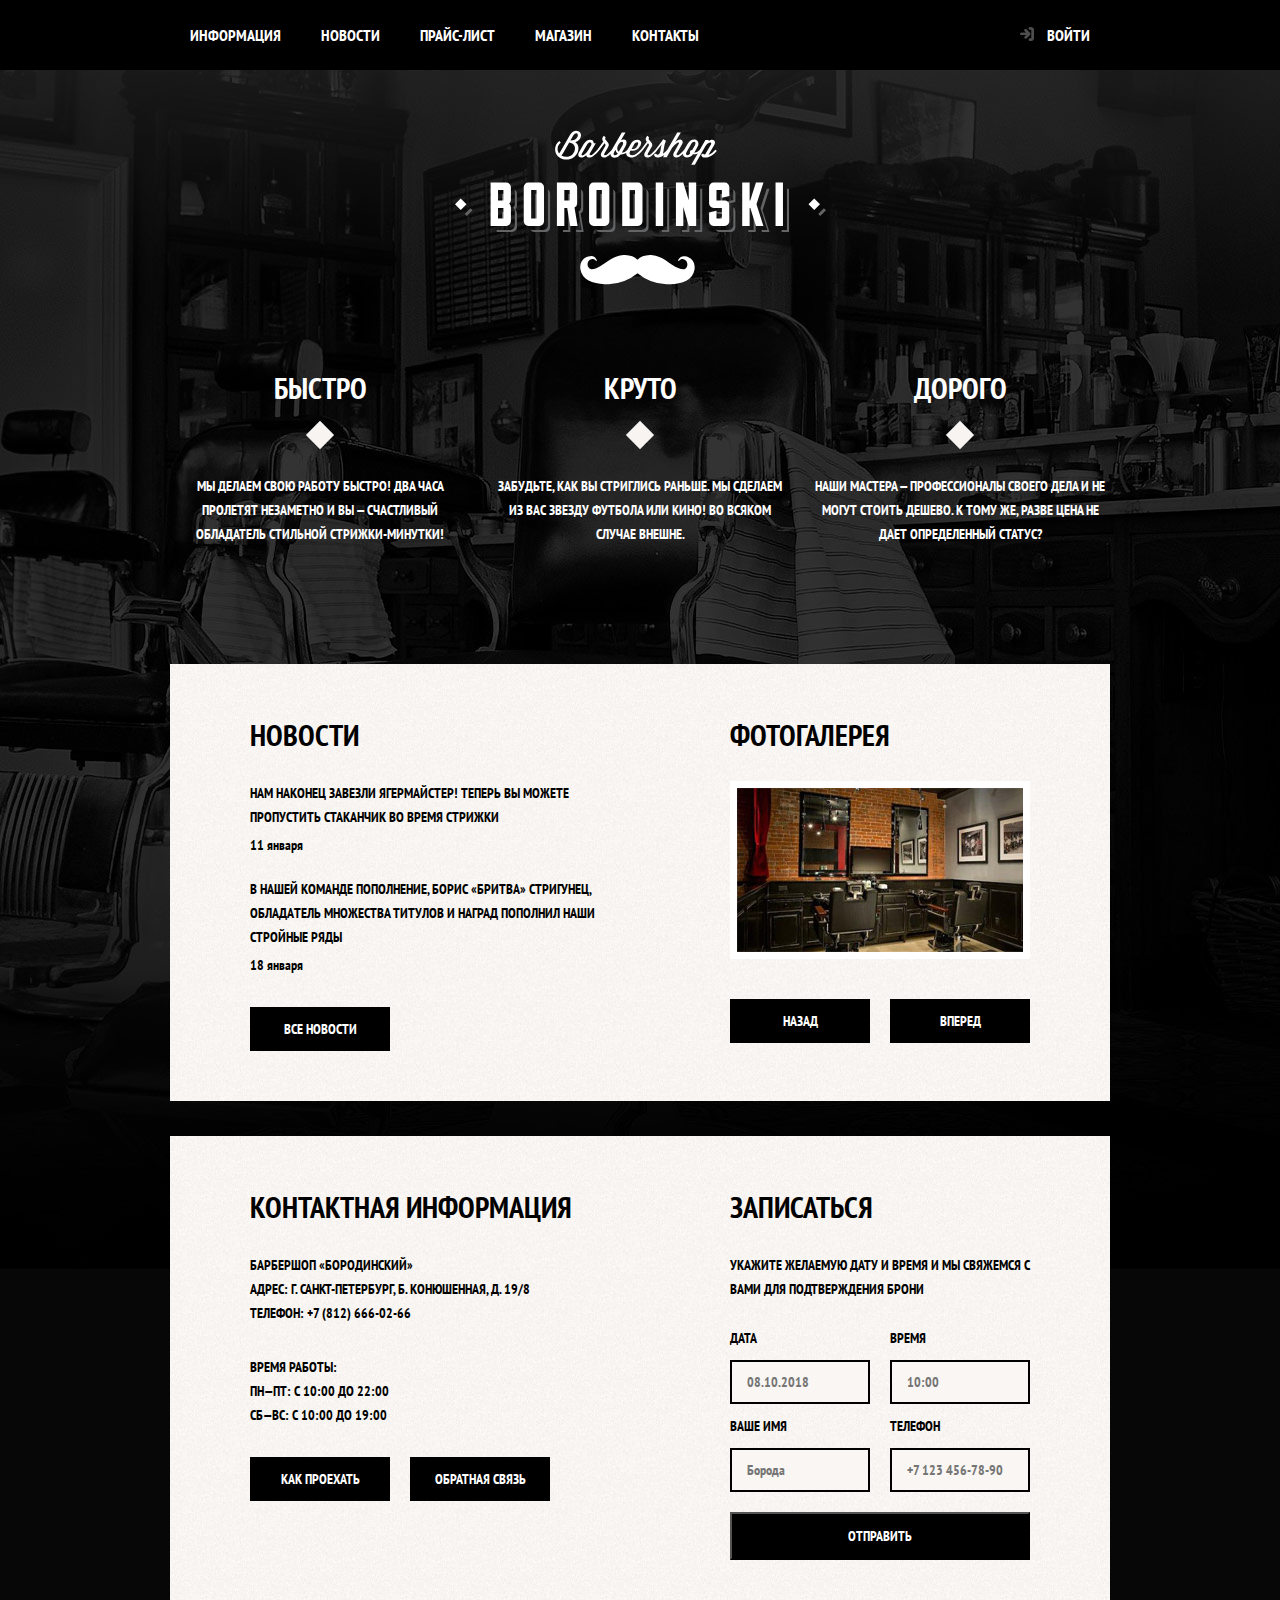
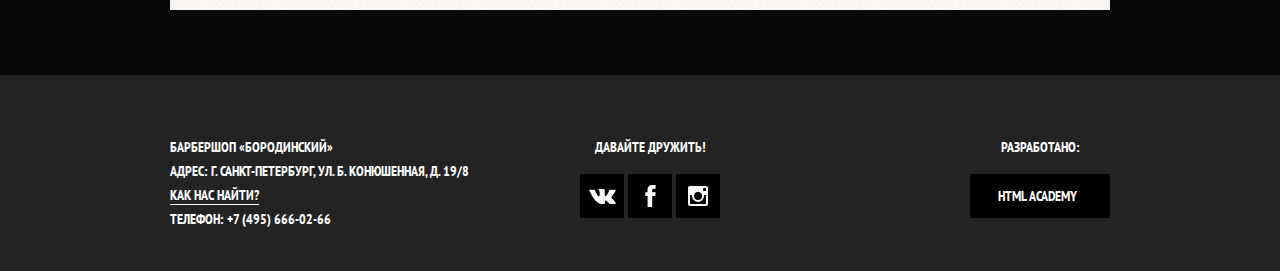
<file: index.html>
<!DOCTYPE html>
<html lang="ru">
  <head>
    <meta charset="utf-8">
    <title>HTML Academy: Барбершоп</title>
    <link href="https://fonts.googleapis.com/css?family=PT+Sans+Narrow:400,700&amp;subset=cyrillic" rel="stylesheet">
    <link rel="stylesheet" href="css/normalize.css">
    <link rel="stylesheet" href="css/style.css">
  </head>
  <body class="index">
    <header class="page-header">
      <h1 class="visually-hidden">Барбершоп &#171;Бородинский&#187;</h1>
      <nav class="page-header__nav">
        <div class="page-header__logo">
          <a><img src="img/page-logo.svg" alt="Барбершоп &#171;Бородинский&#187;" width="371" height="155"></a>
        </div>
        <div class="page-header__nav-wrap">
          <div class="container">
            <ul class="page-header__nav-list">
              <li class="page-header__nav-item">
                <a href="info.html"><span>Информация</span></a>
              </li>
              <li class="page-header__nav-item">
                <a href="news.html"><span>Новости</span></a>
              </li>
              <li class="page-header__nav-item">
                <a href="price.html"><span>Прайс-лист</span></a>
              </li>
              <li class="page-header__nav-item">
                <a href="shop.html"><span>Магазин</span></a>
              </li>
              <li class="page-header__nav-item">
                <a href="contacts.html"><span>Контакты</span></a>
              </li>
            </ul>
            <div class="page-header__user-block">
              <a class="page-header__user-link" href="#">Войти</a>
            </div>
          </div>
        </div>
      </nav>
    </header>

    <main class="index-content">
      <div class="container">
        <section class="advantages">
          <h2 class="visually-hidden">Наши преимущества</h2>
          <ul class="advantages__list">
            <li class="advantages__item">
              <h3>Быстро</h3>
              <p>Мы делаем свою работу быстро! Два часа пролетят незаметно и вы — счастливый обладатель стильной стрижки-минутки!</p>
            </li>
            <li class="advantages__item">
              <h3>Круто</h3>
              <p>Забудьте, как вы стриглись раньше. Мы сделаем из вас звезду футбола или кино! Во всяком случае внешне.</p>
            </li>
            <li class="advantages__item">
              <h3>Дорого</h3>
              <p>Наши мастера — профессионалы своего дела и не могут стоить дешево. К тому же, разве цена не дает определенный статус?</p>
            </li>
          </ul>
        </section>

        <div class="index-content-wrap">
          <section class="news">
            <h2>Новости</h2>
            <ul class="news__list">
              <li class="news__item">
                <p>Нам наконец завезли ягермайстер! Теперь вы можете пропустить стаканчик во время стрижки</p>
                <time datetime="2018-01-11">11 января</time>
              </li>
              <li class="news__item">
                <p>В нашей команде пополнение, Борис «Бритва» Стригунец, обладaтель множества титулов и наград пополнил наши стройные ряды</p>
                <time datetime="2018-01-18">18 января</time>
              </li>
            </ul>
            <a class="btn" href="news.html">Все новости</a>
          </section>

          <section class="gallery">
            <h2>Фотогалерея</h2>
            <figure class="gallery__content">
              <a href="#"><img src="img/gallery-interior.jpg" alt="Интерьер" width="286" height="164"></a>
            </figure>
            <div class="gallery__btn-wrap">
              <a class="btn" href="#">Назад</a>
              <a class="btn" href="#">Вперед</a>
            </div>
          </section>
        </div>

        <div class="index-content-wrap">
          <section class="contacts">
            <h2>Контактная информация</h2>
            <p>
              Барбершоп «Бородинский»<br>
              Адрес: г. Санкт-Петербург, Б. Конюшенная, д. 19/8<br>
              Телефон: +7 (812) 666-02-66
            </p>
            <p>
              Время работы:<br>
              пн—пт: с 10:00 до 22:00<br>
              сб—вс: с 10:00 до 19:00
            </p>
            <div class="contacts__btn-wrap">
              <a class="btn" href="map.html">Как проехать</a>
              <a class="btn" href="contacts.html">Обратная связь</a>
            </div>
          </section>

          <section class="appointment">
            <h2>Записаться</h2>
            <p>Укажите желаемую дату и время и мы свяжемся с вами для подтверждения брони</p>
            <form class="appointment__form" method="post" action="https://echo.htmlacademy.ru/">
              <div class="appointment__form-wrap">
                <label for="appointment-date">Дата</label>
                <input id="appointment-date" type="text" name="date" placeholder="08.10.2018">
              </div>
              <div class="appointment__form-wrap">
                <label for="appointment-time">Время</label>
                <input id="appointment-time" type="text" name="time" placeholder="10:00">
              </div>
              <div class="appointment__form-wrap">
                <label for="appointment-name">Ваше имя</label>
                <input id="appointment-name" type="text" name="name" placeholder="Борода">
              </div>
              <div class="appointment__form-wrap">
                <label for="appointment-phone">Телефон</label>
                <input id="appointment-phone" type="tel" name="phone" placeholder="+7 123 456-78-90">
              </div>
              <button class="btn" type="submit">Отправить</button>
            </form>
          </section>
        </div>
      </div>
    </main>

    <footer class="page-footer">
      <div class="container">
        <div class="page-footer__contacts">
          <p>Барбершоп &#171;Бородинский&#187;</p>
          <p>Адрес: г. Санкт-Петербург, ул. Б. Конюшенная, д. 19/8</p>
          <a class="page-footer__map-link" href="map.html">Как нас найти?</a>
          <p>Телефон: <a href="tel:+74956660266">+7 (495) 666-02-66</a></p>
        </div>
        <div class="page-footer__social">
          <b>Давайте дружить!</b>

          <ul class="page-footer__social-list">
            <li class="page-footer__social-item  page-footer__social-item--vk">
              <a href="#">
                <span class="visually-hidden">ВКонтакте</span>
              </a>
            </li>
            <li class="page-footer__social-item  page-footer__social-item--facebook">
              <a href="#">
                <span class="visually-hidden">Facebook</span>
              </a>
            </li>
            <li class="page-footer__social-item  page-footer__social-item--inst">
              <a href="#">
                <span class="visually-hidden">Instagram</span>
              </a>
            </li>
          </ul>
        </div>
        <div class="page-footer__copyright">
          <b>Разработано:</b>
          <a href="https://htmlacademy.ru/intensive/htmlcss">HTML Academy</a>
        </div>
      </div>
    </footer>

    <section class="popup-login">
      <div class="popup-login--wrap">
        <h2>Личный кабинет</h2>
        <form method="post" action="https://echo.htmlacademy.ru/">
          <p>Введите, пожалуйста, свой логин и пароль</p>
          <input type="text" name="user-name" placeholder="Логин">
          <input type="password" name="password" placeholder="Пароль">
          <div class="popup-login--wrap">
            <div class="popup-login--wrap-item">
              <label>
                <input class="visually-hidden" type="checkbox" name="user-remember">
                <span class="checkbox-indicator"></span>
                Запомните меня
              </label>
            </div>
            <a href="#">Я забыл пароль!</a>
          </div>
          <button class="btn  popup-user__btn" type="submit">Войти</button>
        </form>
        <button class="popup-close" type="button">
          <span class="visually-hidden">Закрыть</span>
        </button>
      </div>
    </section>

    <section class="popup-map">
      <div class="popup-map--wrap">
        <iframe src="https://yandex.ru/map-widget/v1/?um=constructor%3A034071ceb10490407a905046f2ddc223eab0f63c0cbe44cc50e6cb5dbc29f844&amp;source=constructor" width="766" height="560"></iframe>
        <button class="popup-close" type="button">
          <span class="visually-hidden">Закрыть</span>
        </button>
      </div>
    </section>
  </body>
</html>
</file>
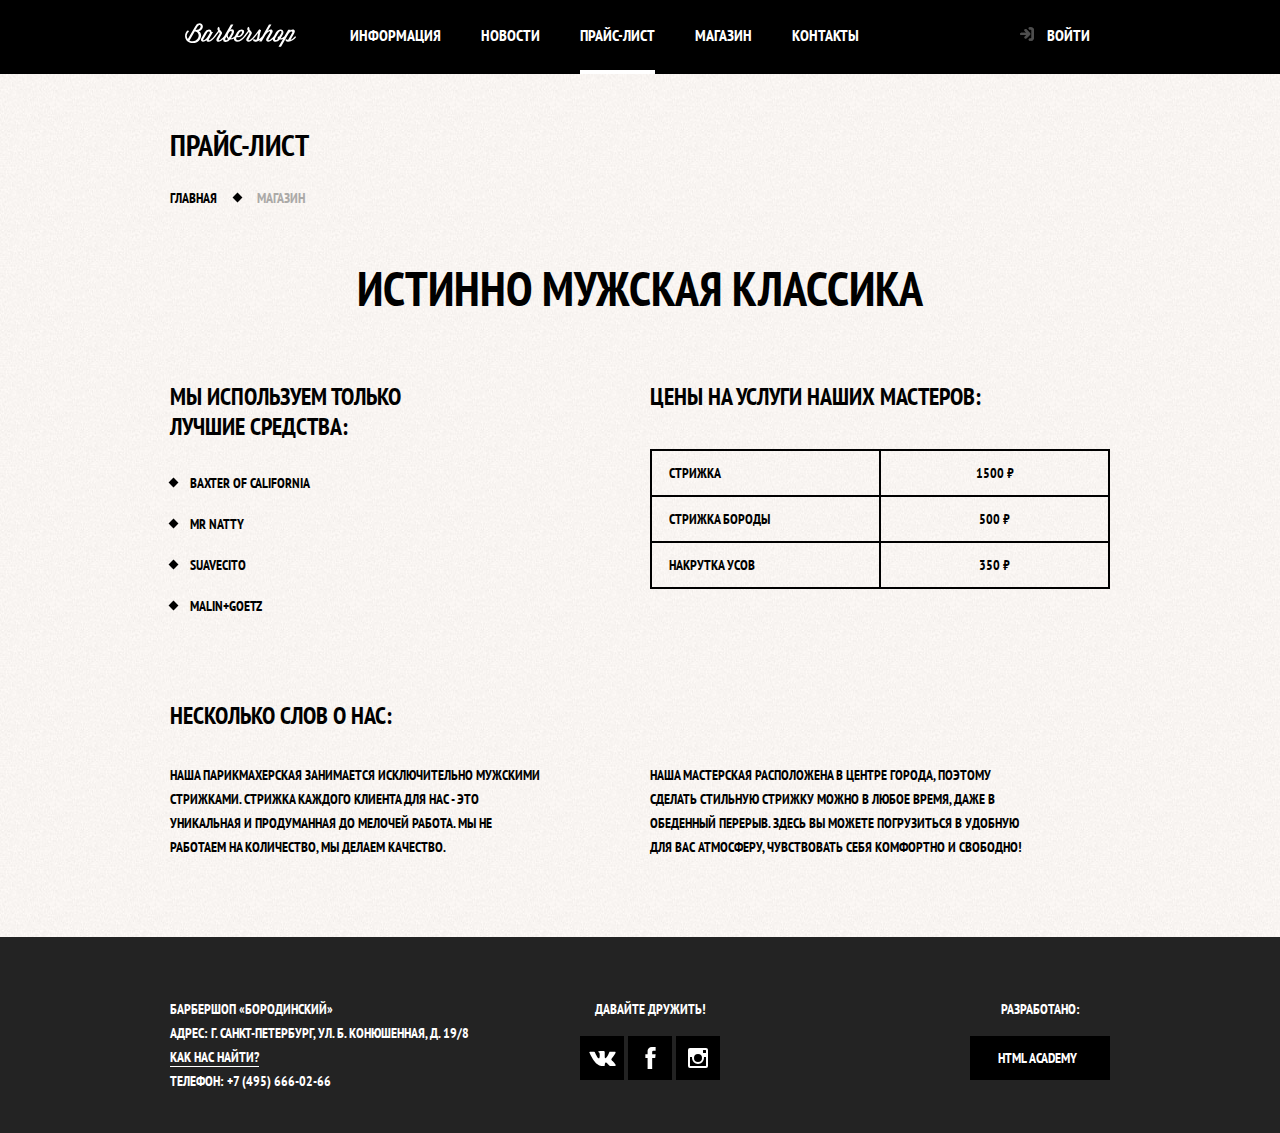
<file: price.html>
<!DOCTYPE html>
<html lang="ru">
  <head>
    <meta charset="utf-8">
    <title>HTML Academy: Барбершоп - Прайс-лист</title>
    <link href="https://fonts.googleapis.com/css?family=PT+Sans+Narrow:400,700&amp;subset=cyrillic" rel="stylesheet">
    <link rel="stylesheet" href="css/normalize.css">
    <link rel="stylesheet" href="css/style.css">
  </head>
  <body>
    <header class="page-header">
      <h1 class="visually-hidden">Магазин Барбершопа &#171;Бородинский&#187;</h1>
      <nav class="page-header__nav">
        <div class="container">
          <div class="page-header__logo">
            <a href="index.html"><img src="img/page-header-logo.svg" alt="Барбершоп &#171;Бородинский&#187;" width="111" height="24"></a>
          </div>
          <ul class="page-header__nav-list">
            <li class="page-header__nav-item">
              <a href="info.html"><span>Информация</span></a>
            </li>
            <li class="page-header__nav-item">
              <a href="news.html"><span>Новости</span></a>
            </li>
            <li class="page-header__nav-item  page-header__nav-item--active">
              <a><span>Прайс-лист</span></a>
            </li>
            <li class="page-header__nav-item">
              <a href="shop.html"><span>Магазин</span></a>
            </li>
            <li class="page-header__nav-item">
              <a href="contacts.html"><span>Контакты</span></a>
            </li>
          </ul>
          <div class="page-header__user-block">
            <a class="page-header__user-link" href="#">Войти</a>
          </div>
        </div>
      </nav>
    </header>

    <main class="page-content">
      <div class="container">
        <header class="page-content__header">
          <h2>Прайс-лист</h2>
          <ul class="breadcrumbs">
            <li class="breadcrumbs__item"><a href="index.html">Главная</a></li>
            <li class="breadcrumbs__item  breadcrumbs__item--active">Магазин</li>
          </ul>
          <b>Истинно мужская классика</b>
        </header>
        <div class="page-content__price-wrap">
          <section class="facilities">
            <h2>Мы используем только лучшие средства:</h2>
            <ul class="facilities__list">
              <li class="facilities__item">Baxter of California</li>
              <li class="facilities__item">Mr Natty</li>
              <li class="facilities__item">Suavecito</li>
              <li class="facilities__item">Malin+Goetz</li>
            </ul>
          </section>
          <section class="price">
            <h2>Цены на услуги наших мастеров:</h2>
            <table>
              <tr>
                <th>Стрижка</th>
                <td>1500 &#8381;</td>
              </tr>
              <tr>
                <th>Стрижка бороды</th>
                <td>500 &#8381;</td>
              </tr>
              <tr>
                <th>Накрутка усов</th>
                <td>350 &#8381;</td>
              </tr>
            </table>
          </section>
        </div>
        <section class="advantages">
          <h2>Несколько слов о нас:</h2>
          <div class="advantages__wrap">
            <p>Наша парикмахерская занимается исключительно мужскими стрижками. Стрижка каждого клиента для нас - это уникальная и продуманная до мелочей работа. Мы не работаем на количество, мы делаем качество.</p>
            <p>Наша мастерская расположена в центре города, поэтому сделать стильную стрижку можно в любое время, даже в обеденный перерыв. Здесь вы можете погрузиться в удобную для вас атмосферу, чувствовать себя комфортно и свободно!</p>
          </div>
        </section>
      </div>
    </main>

    <footer class="page-footer">
      <div class="container">
        <div class="page-footer__contacts">
          <p>Барбершоп &#171;Бородинский&#187;</p>
          <p>Адрес: г. Санкт-Петербург, ул. Б. Конюшенная, д. 19/8</p>
          <a class="page-footer__map-link" href="map.html">Как нас найти?</a>
          <p>Телефон: <a href="tel:+74956660266">+7 (495) 666-02-66</a></p>
        </div>
        <div class="page-footer__social">
          <b>Давайте дружить!</b>
          <ul class="page-footer__social-list">
            <li class="page-footer__social-item  page-footer__social-item--vk">
              <a href="#">
                <span class="visually-hidden">ВКонтакте</span>
              </a>
            </li>
            <li class="page-footer__social-item  page-footer__social-item--facebook">
              <a href="#">
                <span class="visually-hidden">Facebook</span>
              </a>
            </li>
            <li class="page-footer__social-item  page-footer__social-item--inst">
              <a href="#">
                <span class="visually-hidden">Instagram</span>
              </a>
            </li>
          </ul>
        </div>
        <div class="page-footer__copyright">
          <b>Разработано:</b>
          <a href="https://htmlacademy.ru/intensive/htmlcss">HTML Academy</a>
        </div>
      </div>
    </footer>
  </body>
</html>
</file>
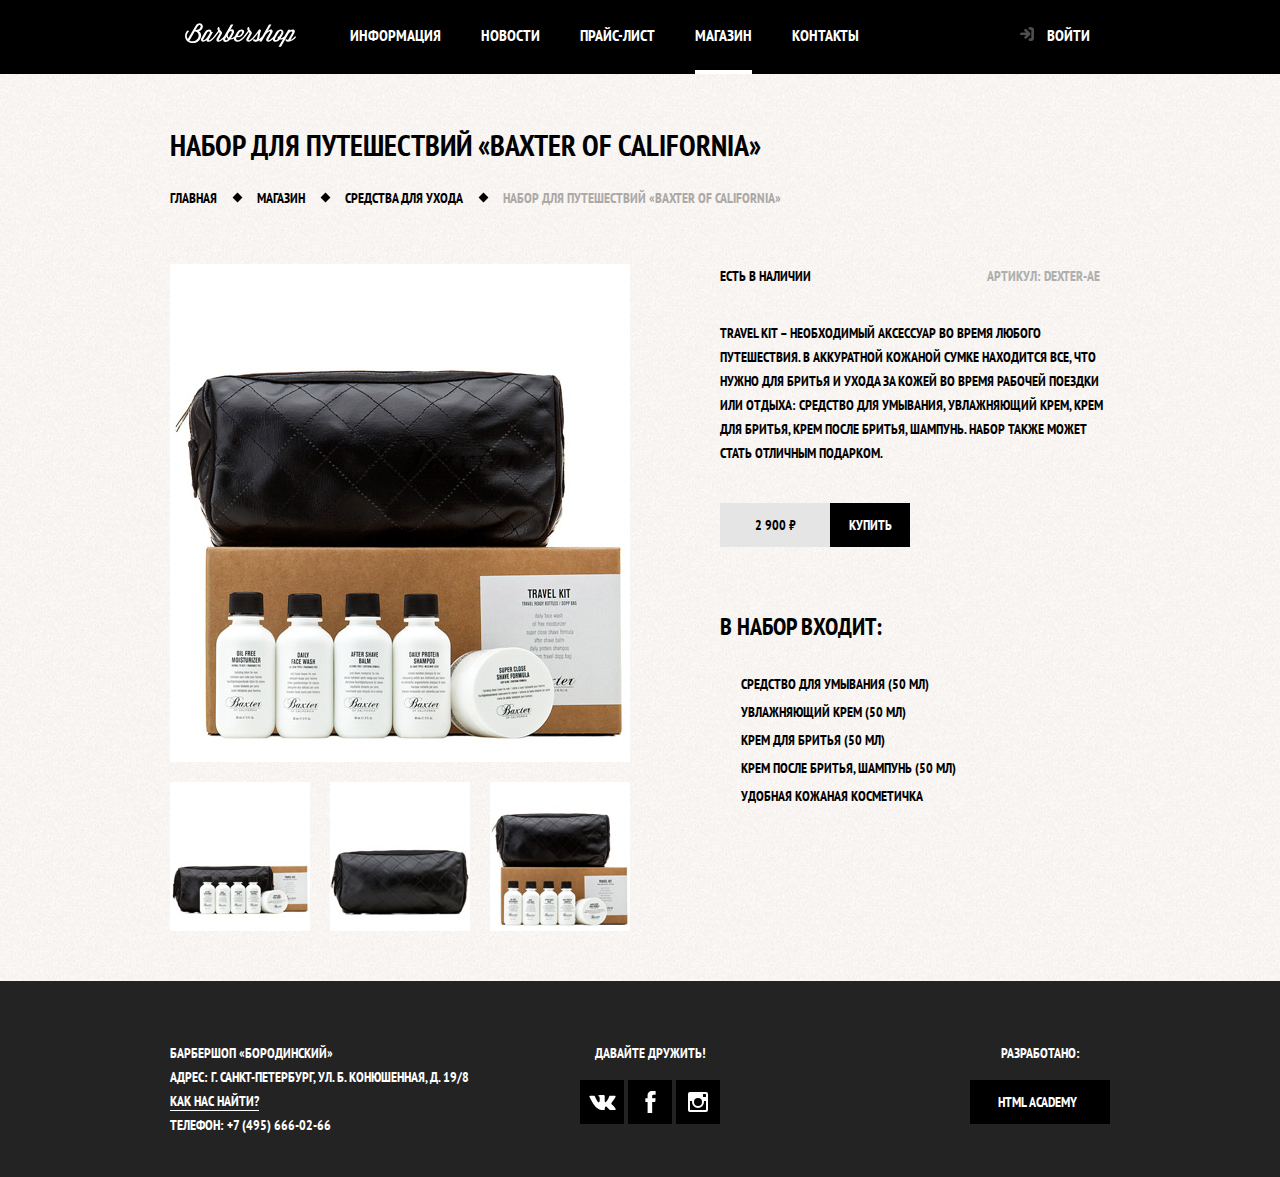
<file: shop-item.html>
<!DOCTYPE html>
<html lang="ru">
  <head>
    <meta charset="utf-8">
    <title>HTML Academy: Барбершоп - Набор для путешествий &#171;Baxter of California&#187;</title>
    <link href="https://fonts.googleapis.com/css?family=PT+Sans+Narrow:400,700&amp;subset=cyrillic" rel="stylesheet">
    <link rel="stylesheet" href="css/normalize.css">
    <link rel="stylesheet" href="css/style.css">
  </head>
  <body>
    <header class="page-header">
      <h1 class="visually-hidden">Магазин Барбершопа &#171;Бородинский&#187;</h1>
      <nav class="page-header__nav">
        <div class="container">
          <div class="page-header__logo">
            <a href="index.html"><img src="img/page-header-logo.svg" alt="Барбершоп &#171;Бородинский&#187;" width="111" height="24"></a>
          </div>
          <ul class="page-header__nav-list">
            <li class="page-header__nav-item">
              <a href="#"><span>Информация</span></a>
            </li>
            <li class="page-header__nav-item">
              <a href="#"><span>Новости</span></a>
            </li>
            <li class="page-header__nav-item">
              <a href="price.html"><span>Прайс-лист</span></a>
            </li>
            <li class="page-header__nav-item  page-header__nav-item--active">
              <a><span>Магазин</span></a>
            </li>
            <li class="page-header__nav-item">
              <a href="#"><span>Контакты</span></a>
            </li>
          </ul>
          <div class="page-header__user-block">
            <a class="page-header__user-link" href="#">Войти</a>
          </div>
        </div>
      </nav>
    </header>

    <main class="page-content">
      <div class="container">
        <header class="page-content__header">
          <h2>Набор для путешествий &#171;Baxter of California&#187;</h2>
          <ul class="breadcrumbs">
            <li class="breadcrumbs__item"><a href="index.html">Главная</a></li>
            <li class="breadcrumbs__item"><a href="shop.html">Магазин</a></li>
            <li class="breadcrumbs__item"><a>Средства для ухода</a></li>
            <li class="breadcrumbs__item  breadcrumbs__item--active">Набор для путешествий &#171;Baxter of California&#187;</li>
          </ul>
        </header>
        <div class="goods-item-wrap">
          <figure class="goods-photo">
            <img src="img/boc-tk-big.jpg" alt="Набор для путешествий &#171;Baxter of California&#187;" width="460" height="498">
            <div class="goods-photo__wrap">
              <img src="img/boc-tk-3.jpg" alt="Набор для путешествий &#171;Baxter of California&#187;" width="140" height="149">
              <img src="img/boc-tk-2.jpg" alt="Набор для путешествий &#171;Baxter of California&#187;" width="140" height="149">
              <img src="img/boc-tk-1.jpg" alt="Набор для путешествий &#171;Baxter of California&#187;" width="140" height="149">
            </div>
          </figure>
          <section class="goods-info">
            <div class="goods-info__stock">
              <span class="goods-info__availability">Есть в наличии</span>
              <span class="goods-info__vendor-code">Артикул: DEXTER-AE</span>
            </div>
            <p class="goods-info__descr">Travel Kit – необходимый аксессуар во время любого путешествия. В аккуратной кожаной сумке находится все, что нужно для бритья и ухода за кожей во время рабочей поездки или отдыха: средство для умывания, увлажняющий крем, крем для бритья, крем после бритья, шампунь. Набор также может стать отличным подарком.</p>
            <div class="goods-info__sale">
              <span class="goods-info__price">2 900 &#8381;</span>
              <a class="btn  goods-info__buy" href="#">Купить</a>
            </div>
            <h3 class="goods-info__comp-title">В набор входит:</h3>
            <ul class="goods-info__comp-list">
              <li class="goods-info__comp-item">Средство для умывания (50 мл)</li>
              <li class="goods-info__comp-item">Увлажняющий крем (50 мл)</li>
              <li class="goods-info__comp-item">Крем для бритья (50 мл)</li>
              <li class="goods-info__comp-item">Крем после бритья, шампунь (50 мл)</li>
              <li class="goods-info__comp-item">Удобная кожаная косметичка</li>
            </ul>
          </section>
        </div>
      </div>
    </main>

    <footer class="page-footer">
      <div class="container">
        <div class="page-footer__contacts">
          <p>Барбершоп &#171;Бородинский&#187;</p>
          <p>Адрес: г. Санкт-Петербург, ул. Б. Конюшенная, д. 19/8</p>
          <a class="page-footer__map-link" href="map.html">Как нас найти?</a>
          <p>Телефон: <a href="tel:+74956660266">+7 (495) 666-02-66</a></p>
        </div>
        <div class="page-footer__social">
          <b>Давайте дружить!</b>
          <ul class="page-footer__social-list">
            <li class="page-footer__social-item  page-footer__social-item--vk">
              <a href="#">
                <span class="visually-hidden">ВКонтакте</span>
              </a>
            </li>
            <li class="page-footer__social-item  page-footer__social-item--facebook">
              <a href="#">
                <span class="visually-hidden">Facebook</span>
              </a>
            </li>
            <li class="page-footer__social-item  page-footer__social-item--inst">
              <a href="#">
                <span class="visually-hidden">Instagram</span>
              </a>
            </li>
          </ul>
        </div>
        <div class="page-footer__copyright">
          <b>Разработано:</b>
          <a href="https://htmlacademy.ru/intensive/htmlcss">HTML Academy</a>
        </div>
      </div>
    </footer>
  </body>
</html>
</file>
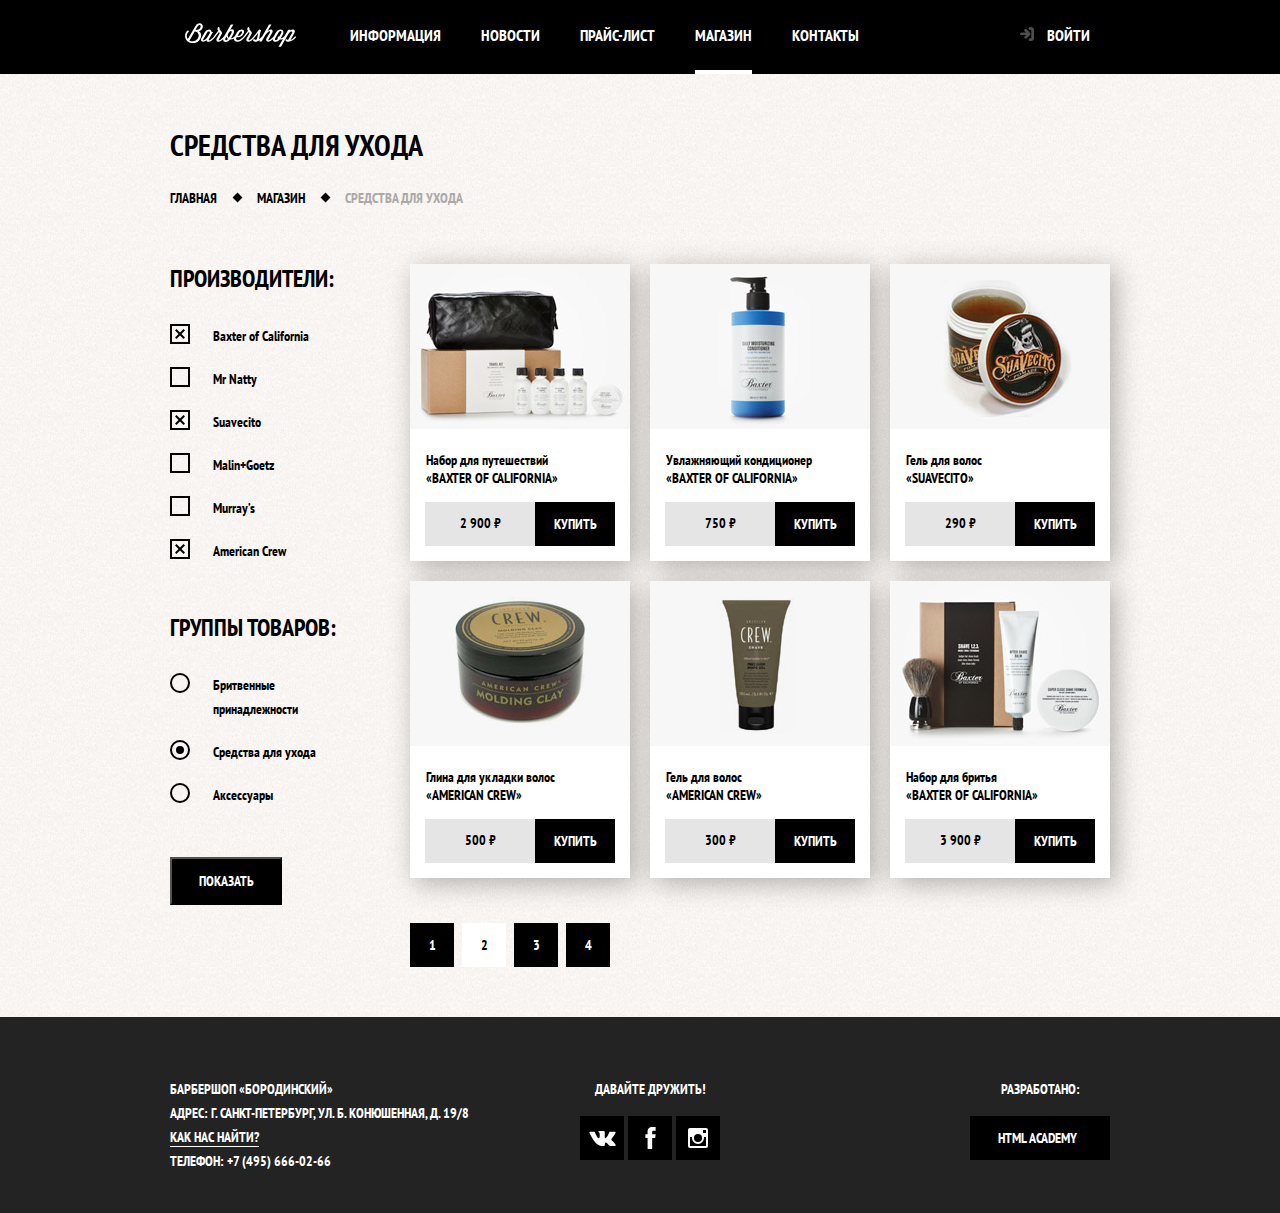
<file: shop.html>
<!DOCTYPE html>
<html lang="ru">
  <head>
    <meta charset="utf-8">
    <title>HTML Academy: Барбершоп - Магазин</title>
    <link href="https://fonts.googleapis.com/css?family=PT+Sans+Narrow:400,700&amp;subset=cyrillic" rel="stylesheet">
    <link rel="stylesheet" href="css/normalize.css">
    <link rel="stylesheet" href="css/style.css">
  </head>
  <body>
    <header class="page-header">
      <h1 class="visually-hidden">Магазин Барбершопа &#171;Бородинский&#187;</h1>
      <nav class="page-header__nav">
        <div class="container">
          <div class="page-header__logo">
            <a href="index.html"><img src="img/page-header-logo.svg" alt="Барбершоп &#171;Бородинский&#187;" width="111" height="24"></a>
          </div>
          <ul class="page-header__nav-list">
            <li class="page-header__nav-item">
              <a href="#"><span>Информация</span></a>
            </li>
            <li class="page-header__nav-item">
              <a href="#"><span>Новости</span></a>
            </li>
            <li class="page-header__nav-item">
              <a href="price.html"><span>Прайс-лист</span></a>
            </li>
            <li class="page-header__nav-item  page-header__nav-item--active">
              <a><span>Магазин</span></a>
            </li>
            <li class="page-header__nav-item">
              <a href="#"><span>Контакты</span></a>
            </li>
          </ul>
          <div class="page-header__user-block">
            <a class="page-header__user-link" href="#">Войти</a>
          </div>
        </div>
      </nav>
    </header>

    <main class="page-content">
      <div class="container">
        <header class="page-content__header">
          <h2>Средства для ухода</h2>
          <ul class="breadcrumbs">
            <li class="breadcrumbs__item"><a href="index.html">Главная</a></li>
            <li class="breadcrumbs__item"><a>Магазин</a></li>
            <li class="breadcrumbs__item  breadcrumbs__item--active">Средства для ухода</li>
          </ul>
        </header>
        <div class="page-content__wrap">
          <section class="sidebar">
            <h2 class="visually-hidden">Фильтр товаров</h2>
            <form class="filter" method="get" action="https://echo.htmlacademy.ru">
              <fieldset class="filter__group  filter__group--checkbox">
                <legend>Производители:</legend>
                <div class="filter__wrap">
                  <input class="visually-hidden  filter__group--checkbox-input" id="check-baxterofcalifornia" type="checkbox" name="Baxter of California" checked>
                  <label class="filter__group--checkbox-label" for="check-baxterofcalifornia"><span></span>Baxter of California</label>
                </div>
                <div class="filter__wrap">
                  <input class="visually-hidden  filter__group--checkbox-input" id="check-mrnatty" type="checkbox" name="Mr Natty">
                  <label class="filter__group--checkbox-label" for="check-mrnatty"><span></span>Mr Natty</label>
                </div>
                <div class="filter__wrap">
                  <input class="visually-hidden  filter__group--checkbox-input" id="check-suavecito" type="checkbox" name="Suavecito" checked>
                  <label class="filter__group--checkbox-label" for="check-suavecito"><span></span>Suavecito</label>
                </div>
                <div class="filter__wrap">
                  <input class="visually-hidden  filter__group--checkbox-input" id="check-malingoetz" type="checkbox" name="Malin+Goetz">
                  <label class="filter__group--checkbox-label" for="check-malingoetz"><span></span>Malin+Goetz</label>
                </div>
                <div class="filter__wrap">
                  <input class="visually-hidden  filter__group--checkbox-input" id="check-murrays" type="checkbox" name="Murray’s">
                  <label class="filter__group--checkbox-label" for="check-murrays"><span></span>Murray’s</label>
                </div>
                <div class="filter__wrap">
                  <input class="visually-hidden  filter__group--checkbox-input" id="check-american-crew" type="checkbox" name="American Crew" checked>
                  <label class="filter__group--checkbox-label" for="check-american-crew"><span></span>American Crew</label>
                </div>
              </fieldset>
              <fieldset class="filter__group  filter__group--radio">
                <legend>Группы товаров:</legend>
                <div class="filter__wrap">
                  <input class="visually-hidden  filter__group--radio-input" id="group-shaving" type="radio" name="goods-group" value="shaving">
                  <label class="filter__group--radio-label" for="group-shaving"><span></span>Бритвенные принадлежности</label>
                </div>
                <div class="filter__wrap">
                  <input class="visually-hidden  filter__group--radio-input" id="group-care" type="radio" name="goods-group" value="care" checked>
                  <label class="filter__group--radio-label" for="group-care"><span></span>Средства для ухода</label>
                </div>
                <div class="filter__wrap">
                  <input class="visually-hidden  filter__group--radio-input" id="group-accessories" type="radio" name="goods-group" value="accessories">
                  <label class="filter__group--radio-label" for="group-accessories"><span></span>Аксессуары</label>
                </div>
              </fieldset>
              <button class="btn  filter__btn" type="submit">Показать</button>
            </form>
          </section>

          <section class="goods">
            <h2 class="visually-hidden">Товары категории</h2>
            <div class="goods__list">
              <acticle class="goods__item">
                <img src="img/travel-kit-boc.jpg" alt="Набор для путешествий &#171;Baxter of California&#187;" width="220" height="165">
                <a class="goods__item-title" href="#">
                  <p class="goods__item-category">Набор для путешествий</p>
                  <p class="goods__item-brand">&#171;Baxter of California&#187;</p>
                </a>
                <div class="goods__item-sale">
                  <span class="goods__item-price">2 900 &#8381;</span>
                  <a class="btn  goods__item-buy" href="#">Купить</a>
                </div>
              </acticle>
              <acticle class="goods__item">
                <img src="img/conditioner-boc.jpg" alt="Увлажняющий кондиционер &#171;Baxter of California&#187;" width="220" height="165">
                <a class="goods__item-title" href="#">
                  <p class="goods__item-category">Увлажняющий кондиционер</p>
                  <p class="goods__item-brand">&#171;Baxter of California&#187;</p>
                </a>
                <div class="goods__item-sale">
                  <span class="goods__item-price">750 &#8381;</span>
                  <a class="btn  goods__item-buy" href="#">Купить</a>
                </div>
              </acticle>
              <acticle class="goods__item">
                <img src="img/hair-gel-suavecito.jpg" alt="Гель для волос &#171;Suavecito&#187;" width="220" height="165">
                <a class="goods__item-title" href="#">
                  <p class="goods__item-category">Гель для волос</p>
                  <p class="goods__item-brand">&#171;Suavecito&#187;</p>
                </a>
                <div class="goods__item-sale">
                  <span class="goods__item-price">290 &#8381;</span>
                  <a class="btn  goods__item-buy" href="#">Купить</a>
                </div>
              </acticle>
              <acticle class="goods__item">
                <img src="img/hair-clay-ac.jpg" alt="Глина для укладки волос &#171;American crew&#187;" width="220" height="165">
                <a class="goods__item-title" href="#">
                  <p class="goods__item-category">Глина для укладки волос</p>
                  <p class="goods__item-brand">&#171;American crew&#187;</p>
                </a>
                <div class="goods__item-sale">
                  <span class="goods__item-price">500 &#8381;</span>
                  <a class="btn  goods__item-buy" href="#">Купить</a>
                </div>
              </acticle>
              <acticle class="goods__item">
                <img src="img/hair-gel-ac.jpg" alt="Гель для волос &#171;American Crew&#187;" width="220" height="165">
                <a class="goods__item-title" href="#">
                  <p class="goods__item-category">Гель для волос</p>
                  <p class="goods__item-brand">&#171;American crew&#187;</p>
                </a>
                <div class="goods__item-sale">
                  <span class="goods__item-price">300 &#8381;</span>
                  <a class="btn  goods__item-buy" href="#">Купить</a>
                </div>
              </acticle>
              <acticle class="goods__item">
                <img src="img/shaving-boc.jpg" alt="Набор для бритья &#171;Baxter of California&#187;" width="220" height="165">
                <a class="goods__item-title" href="#">
                  <p class="goods__item-category">Набор для бритья</p>
                  <p class="goods__item-brand">&#171;Baxter of California&#187;</p>
                </a>
                <div class="goods__item-sale">
                  <span class="goods__item-price">3 900 &#8381;</span>
                  <a class="btn  goods__item-buy" href="#">Купить</a>
                </div>
              </acticle>
            </div>

            <ul class="pagination">
              <li class="pagination__item"><a href="#">1</a></li>
              <li class="pagination__item  pagination__item--active"><a href="#">2</a></li>
              <li class="pagination__item"><a href="#">3</a></li>
              <li class="pagination__item"><a href="#">4</a></li>
            </ul>
          </section>
        </div>
      </div>
    </main>

    <footer class="page-footer">
      <div class="container">
        <div class="page-footer__contacts">
          <p>Барбершоп &#171;Бородинский&#187;</p>
          <p>Адрес: г. Санкт-Петербург, ул. Б. Конюшенная, д. 19/8</p>
          <a class="page-footer__map-link" href="map.html">Как нас найти?</a>
          <p>Телефон: <a href="tel:+74956660266">+7 (495) 666-02-66</a></p>
        </div>
        <div class="page-footer__social">
          <b>Давайте дружить!</b>
          <ul class="page-footer__social-list">
            <li class="page-footer__social-item  page-footer__social-item--vk">
              <a href="#">
                <span class="visually-hidden">ВКонтакте</span>
              </a>
            </li>
            <li class="page-footer__social-item  page-footer__social-item--facebook">
              <a href="#">
                <span class="visually-hidden">Facebook</span>
              </a>
            </li>
            <li class="page-footer__social-item  page-footer__social-item--inst">
              <a href="#">
                <span class="visually-hidden">Instagram</span>
              </a>
            </li>
          </ul>
        </div>
        <div class="page-footer__copyright">
          <b>Разработано:</b>
          <a href="https://htmlacademy.ru/intensive/htmlcss">HTML Academy</a>
        </div>
      </div>
    </footer>
  </body>
</html>
</file>
<file: css/style.css>
html {
  box-sizing: border-box;
}

*,
*::before,
*::after {
  box-sizing: inherit;
}

body {
  font-weight: 700;
  font-size: 14px;
  line-height: 24px;
  font-family: "PT Sans Narrow", Arial, sans-serif;
  color: #ffffff;
  text-transform: uppercase;

  background-color: #000000;
  background-image: url("../img/index-bg.jpg");
  background-repeat: no-repeat;
  background-position: top center;
}

a {
  text-decoration: none;
}

.visually-hidden {
  position: absolute;

  width: 1px;
  height: 1px;
  margin: -1px;
  padding: 0;
  overflow: hidden;

  border: 0;

  clip: rect(0 0 0 0);
}

.container {
  width: 960px;
  margin: 0 auto;
  padding-right: 10px;
  padding-left: 10px;
}

.page-header__nav .container {
  display: flex;
  justify-content: space-between;
}

.btn {
  display: block;
  width: 140px;
  padding-top: 10px;
  padding-bottom: 10px;

  font-weight: 700;
  font-size: 14px;
  line-height: 24px;
  font-family: "PT Sans Narrow", Arial, sans-serif;
  text-align: center;
  color: #ffffff;
  text-transform: uppercase;

  background-color: #000000;
}

.btn:hover {
  background-color: #663d15;
}

.page-header__nav {
  display: flex;
  flex-wrap: wrap;
  justify-content: space-between;

  background: #000000;
}

.index .page-header__nav {
  background: none;
}

.page-header__nav-wrap {
  display: flex;
  flex-wrap: wrap;
  justify-content: space-between;
  width: 100%;

  background-color: #000000;
}

.page-header__logo {
  display: flex;
  justify-content: center;
  order: 0;
  width: 140px;
  padding-top: 23px;
}

.page-header__logo img {
  width: 111px;
  height: 24px;
}

.index .page-header__logo {
  display: flex;
  justify-content: center;
  order: 3;
  width: 100%;
  padding-top: 60px;
  padding-bottom: 35px;
}

.index .page-header__logo img {
  width: 371px;
  height: 155px;
}

.page-header__nav-list {
  display: flex;
  flex-wrap: wrap;
  width: 620px;
  margin: 0;
  padding: 0;

  list-style-type: none;
}

.index .page-header__nav-list {
  width: 780px;
}

.page-header__nav-item a {
  display: block;
  padding-right: 20px;
  padding-left: 20px;

  font-size: 16px;
  line-height: 20px;
  color: #ffffff;
}

.page-header__nav-item span {
  display: block;
  padding-top: 25px;
  padding-bottom: 25px;
}

.page-header__nav-item--active span {
  border-bottom: 4px solid #ffffff;
}

.page-header__nav-item a:hover,
.page-header__user-link:hover,
.page-header__nav-item a:active,
.page-header__user-link:active {
  background-color: #242424;
}

.page-header__user-block {
  display: flex;
  flex-wrap: wrap;
  justify-content: flex-end;
  width: 140px;
}

.page-header__user-link {
  position: relative;

  padding-top: 25px;
  padding-right: 20px;
  padding-bottom: 25px;
  padding-left: 52px;

  font-size: 16px;
  line-height: 20px;
  color: #ffffff;
}

.page-header__user-link::before {
  content: "";
  position: absolute;
  top: 26px;
  left: 24px;

  width: 16px;
  height: 16px;

  background-image: url("../img/login.svg");
  opacity: 0.3;
}

.page-header__user-link:hover::before,
.page-header__user-link:active::before {
  opacity: 1;
}

.advantages {
  padding-top: 20px;
  padding-bottom: 40px;
}

.advantages__list {
  display: flex;
  flex-wrap: wrap;
  justify-content: space-between;
  margin: 0;
  padding: 0;

  list-style-type: none;
}

.advantages__item {
  display: flex;
  flex-direction: column;
  width: 300px;

  text-align: center;
}

.advantages__item h3 {
  position: relative;

  margin: 0;
  padding-top: 20px;
  padding-bottom: 40px;

  font-size: 30px;
  line-height: 42px;
}

.advantages__item h3::after {
  content: "";
  position: absolute;
  bottom: 4px;
  left: calc(50% - 10px);

  width: 20px;
  height: 20px;

  background-color: #f7f4f1;
  transform: rotate(45deg);
}

.advantages__item p {
  margin: 0;
  padding-top: 25px;
  padding-bottom: 40px;

  font-size: 14px;
  line-height: 24px;
}

.index-content-wrap {
  display: flex;
  justify-content: space-between;
  margin-bottom: 35px;
  padding-right: 80px;
  padding-left: 80px;

  color: #000000;

  background-color: #f8f5f2;
  background-image: url(../img/pattern.jpg);
}

.index-content-wrap:last-child {
  margin-bottom: 65px;
}

.news {
  display: flex;
  flex-direction: column;
  width: 380px;
  padding-top: 30px;
}

.news h2 {
  margin: 0;
  padding-top: 20px;
  padding-bottom: 15px;

  font-size: 30px;
  line-height: 42px;
}

.news__list {
  margin: 0;
  padding: 0;

  list-style-type: none;
}

.news__item {
  padding-top: 10px;
  padding-bottom: 10px;
}

.news__item p {
  margin: 0;
  padding-bottom: 4px;

  font-size: 14px;
  line-height: 24px;
}

.news__item time {
  padding-bottom: 2px;

  font-size: 14px;
  line-height: 24px;
  text-transform: none;
}

.news .btn {
  margin-top: 20px;
  margin-bottom: 50px;
}

.gallery {
  display: flex;
  flex-direction: column;
  width: 300px;
  padding-top: 30px;
}

.gallery h2 {
  margin: 0;
  padding-top: 20px;
  padding-bottom: 25px;

  font-size: 30px;
  line-height: 42px;
}

.gallery__content {
  width: 300px;
  height: 178px;
  margin: 0;

  border: 7px solid #ffffff;
}

.gallery__content img {
  width: 286px;
  height: 164px;
}

.gallery__btn-wrap {
  display: flex;
  flex-wrap: wrap;
  justify-content: space-between;
}

.gallery .btn {
  margin-top: 40px;
  margin-bottom: 50px;
}

.contacts {
  display: flex;
  flex-direction: column;
  width: 380px;
  padding-top: 30px;
}

.contacts h2 {
  margin: 0;
  padding-top: 20px;
  padding-bottom: 20px;

  font-size: 30px;
  line-height: 42px;
}

.contacts p {
  margin: 0;
  padding-top: 5px;
  padding-bottom: 25px;
}

.contacts__btn-wrap {
  display: flex;
  flex-wrap: wrap;
  justify-content: space-between;
  width: 300px;
}

.contacts .btn {
  margin-top: 5px;
}

.appointment {
  display: flex;
  flex-direction: column;
  width: 300px;
  padding-top: 30px;
}

.appointment h2 {
  margin: 0;
  padding-top: 20px;
  padding-bottom: 20px;

  font-size: 30px;
  line-height: 42px;
}

.appointment p {
  margin: 0;
  padding-top: 5px;
  padding-bottom: 5px;
}

.appointment__form {
  display: flex;
  flex-wrap: wrap;
  justify-content: space-between;
  padding-top: 10px;
  padding-bottom: 30px;
}

.appointment__form-wrap {
  display: flex;
  flex-direction: column;
  width: 140px;
}

.appointment__form label {
  padding-top: 10px;
  padding-bottom: 10px;

  font-size: 14px;
  line-height: 24px;
}

.appointment__form input {
  width: 140px;
  padding: 0;
  padding-top: 8px;
  padding-right: 5px;
  padding-bottom: 8px;
  padding-left: 15px;

  font-weight: 700;
  font-size: 14px;
  line-height: 24px;
  font-family: "PT Sans Narrow", Arial, sans-serif;
  color: rgba(0,0,0,0.7);

  background-color: #f9f6f3;
  border: 2px solid #000000;
}

.appointment__form input:hover {
  border-color: #663d15;
}

.appointment__form .btn {
  width: 100%;
  margin-top: 20px;
  margin-bottom: 20px;
}

.page-footer {
  padding-top: 60px;
  padding-bottom: 40px;

  background-color: #232323;
}

.page-footer .container {
  display: flex;
  justify-content: space-between;
  padding-right: 10px;
  padding-left: 10px;
}

.page-footer__contacts {
  width: 400px;
  margin: 0;
}

.page-footer__contacts p {
  margin: 0;
}

.page-footer__contacts a {
  color: #ffffff;
}

.page-footer__map-link {
  border-bottom: 1px solid #ffffff;
}

.page-footer__social {
  width: 140px;
}

.page-footer__social b {
  display: block;

  font-size: 14px;
  line-height: 24px;
  text-align: center;
}

.page-footer__social-list {
  display: flex;
  flex-wrap: wrap;
  justify-content: space-between;
  margin: 0;
  padding: 0;
  padding-top: 15px;

  list-style-type: none;
}

.page-footer__social-item a {
  position: relative;

  display: block;
  width: 44px;
  height: 44px;

  background-color: #000000;
}

.page-footer__social-item a:hover {
  background-color: #fff;
}

.page-footer__social-item a::before {
  content: "";
  position: absolute;

  width: 44px;
  height: 44px;
  background-repeat: no-repeat;
  background-position: center center;
}

.page-footer__social-item--vk a::before {
  background-image: url("../img/vk.svg");
}

.page-footer__social-item--vk a:hover::before {
  background-image: url("../img/vk-black.svg");
}

.page-footer__social-item--facebook a::before {
  background-image: url("../img/facebook.svg");
}

.page-footer__social-item--facebook a:hover::before {
  background-image: url("../img/facebook-black.svg");
}

.page-footer__social-item--inst a::before {
  background-image: url("../img/instagram.svg");
}

.page-footer__social-item--inst a:hover::before {
  background-image: url("../img/instagram-black.svg");
}

.page-footer__copyright {
  display: flex;
  flex-direction: column;
  align-items: flex-end;
  width: 380px;
}

.page-footer__copyright b {
  display: block;
  width: 140px;

  font-size: 14px;
  line-height: 24px;
  text-align: center;
}

.page-footer__copyright a {
  display: block;
  width: 140px;
  margin-top: 15px;
  padding: 10px 28px;
  font-size: 14px;
  line-height: 24px;

  color: #ffffff;

  background-color: #000000;
}

.page-footer__copyright a:hover {
  color: #000;
  background-color: #fff;
}

.popup-login {
  position: fixed;
  top: 50%;
  left: 50%;

  display: none;
  width: 460px;
  padding-top: 40px;
  padding-right: 80px;
  padding-bottom: 30px;
  padding-left: 80px;

  color: #000000;

  background-color: #f8f5f2;
  background-image: url(../img/pattern.jpg);
  transform: translate(-50%, -50%);
}

.popup-login--wrap {
  position: relative;
}

.popup-login h2 {
  margin: 0;
  margin-bottom: 20px;
  padding-top: 5px;
  padding-bottom: 5px;
}

.popup-login p {
  margin: 0;
  margin-bottom: 14px;
}

.popup-login input {
  width: 100%;
  margin-bottom: 14px;
  padding-top: 10px;
  padding-right: 5px;
  padding-bottom: 10px;
  padding-left: 15px;

  font-weight: 700;
  font-size: 14px;
  line-height: 18px;
  font-family: "PT Sans Narrow", Arial, sans-serif;
  color: #000000;
  text-transform: uppercase;

  background: #f9f6f3;
  border: 2px solid #000000;
}

.popup-login input::placeholder {
  color: #000000;
}

.popup-login--wrap {
  display: flex;
  justify-content: space-between;
  padding-bottom: 5px;
}

.popup-login--wrap-item label {
  position: relative;

  display: block;
  padding-left: 32px;

  font-size: 14px;
  line-height: 18px;

  cursor: pointer;
}

.popup-login--wrap-item input:checked + .checkbox-indicator::before,
.popup-login--wrap-item input:checked + .checkbox-indicator::after {
  display: block;
}

.checkbox-indicator {
  position: absolute;
  bottom: 0;
  left: 0;

  width: 20px;
  height: 20px;

  border: 2px solid #000000;
}

.checkbox-indicator::before,
.checkbox-indicator::after {
  content: "";
  position: absolute;
  bottom: 1px;
  left: 7px;

  display: none;
  width: 2px;
  height: 14px;

  background-color: #000000;
  transform: rotate(45deg);
}

.checkbox-indicator::after {
  transform: rotate(-45deg);
}

.popup-login a {
  display: block;

  color: #000000;
  text-decoration: underline;
}

.popup-user__btn {
  width: 100%;
  margin-top: 10px;
  margin-bottom: 10px;
}

.popup-close {
  position: absolute;
  top: 8px;
  right: -34px;

  width: 21px;
  height: 21px;

  background: none;
  border: none;
  cursor: pointer;
}

.popup-close::before,
.popup-close::after {
  content: "";
  position: absolute;
  top: -3px;
  right: 6px;

  width: 5px;
  height: 23px;

  background-color: #d0d0d0;
  border-radius: 2px;
}

.popup-close::before {
  transform: rotate(45deg);
}

.popup-close::after {
  transform: rotate(-45deg);
}

.popup-map {
  position: fixed;
  top: 50%;
  left: 50%;

  display: none;
  width: 780px;
  height: 574px;

  transform: translate(-50%, -50%);
}

.popup-map--wrap {
  position: relative;
}

.page-content {
  padding-top: 50px;

  color: #000000;

  background-color: #f8f5f2;
  background-image: url(../img/pattern.jpg);
}

.page-content__header h2 {
  margin: 0;
  margin-bottom: 20px;

  font-size: 30px;
  line-height: 42px;
}

.page-content__header b {
  display: block;
  margin-bottom: 70px;

  font-size: 48px;
  line-height: 48px;
  text-align: center;
}

.breadcrumbs {
  display: flex;
  margin: 0;
  margin-bottom: 54px;
  padding: 0;

  list-style-type: none;
}

.breadcrumbs__item {
  position: relative;

  margin-right: 40px;
}

.breadcrumbs__item--active {
  color: #aba9a7;
}

.breadcrumbs__item::after {
  content: "";
  position: absolute;
  top: 8px;
  right: -24px;

  width: 7px;
  height: 7px;

  background-color: #000000;
  transform: rotate(45deg);
}

.breadcrumbs__item:last-child::after {
  display: none;
}

.breadcrumbs__item a {
  font-size: 14px;
  line-height: 20px;
  color: #000000;
}

.page-content__wrap {
  display: flex;
  flex-wrap: wrap;
  justify-content: space-between;
}

.sidebar {
  width: 220px;
}

.filter__group {
  margin: 0;
  margin-bottom: 50px;
  padding: 0;

  border: none;
}

.filter__group legend {
  margin-bottom: 30px;
  padding: 0;

  font-size: 24px;
  line-height: 30px;
}

.filter__wrap {
  position: relative;

  width: 150px;
  margin-bottom: 19px;
  padding-left: 43px;
}

.filter__wrap label {
  font-size: 14px;
  line-height: 20px;
  text-transform: none;

  cursor: pointer;
}

.filter__wrap input:disabled + label,
.filter__wrap input:disabled + label:hover {
  color: #000000;

  cursor: not-allowed;
  opacity: 0.3;
}

.filter__wrap label:hover {
  color: #663d15;
}

.filter__group--checkbox-label span::before {
  content: "";
  position: absolute;
  top: 7px;
  left: 2px;

  display: none;
  width: 12px;
  height: 2px;

  background-color: #000000;
  transform: rotate(45deg);
}

.filter__group--checkbox-label span::after {
  content: "";
  position: absolute;
  top: 7px;
  left: 2px;

  display: none;
  width: 12px;
  height: 2px;

  background-color: #000000;
  transform: rotate(135deg);
}

.filter__group--checkbox-input:checked + .filter__group--checkbox-label span::before,
.filter__group--checkbox-input:checked + .filter__group--checkbox-label span::after {
  display: block;
}

.filter__group--checkbox .filter__wrap:last-child,
.filter__group--radio .filter__wrap:last-child {
  margin-bottom: 0;
}

.filter__group--checkbox-label span {
  position: absolute;
  top: 0;
  left: 0;

  display: block;
  width: 20px;
  height: 20px;

  border: 2px solid #000000;
}

.filter__group--radio-label span {
  position: absolute;
  top: 0;
  left: 0;

  display: block;
  width: 20px;
  height: 20px;

  border: 2px solid #000000;
  border-radius: 50%;
}

.filter__group--radio-label span::before {
  content: "";
  position: absolute;
  top: 4px;
  left: 4px;

  display: none;
  width: 8px;
  height: 8px;

  background-color: #000000;
  border-radius: 50%;
}

.filter__group--radio-input:checked + .filter__group--radio-label span::before {
  display: block;
}

.filter__btn {
  width: 112px;
}

.goods {
  width: 700px;
}

.goods__list {
  display: flex;
  flex-wrap: wrap;
  justify-content: space-between;
  margin-bottom: 25px;
}

.goods__item {
  width: 220px;
  margin-bottom: 20px;
  padding-bottom: 15px;

  background-color: #ffffff;
  box-shadow: 5px 5px 25px rgba(0,0,0,0.3);
}

.goods__item img {
  width: 220px;
  height: 165px;
  margin-bottom: 15px;
}

.goods__item-title {
  display: block;
  margin-bottom: 15px;
  padding-left: 16px;

  font-size: 14px;
  line-height: 18px;
  color: #000000;
}

.goods__item-category {
  margin: 0;

  color: #000000;
  text-transform: none;
}

.goods__item-brand {
  margin: 0;

  color: #000000;
  text-transform: uppercase;
}

.goods__item-sale {
  display: flex;
  justify-content: space-between;
  width: 190px;
  margin: 0 auto;
}

.goods__item-price {
  display: block;
  width: 110px;
  padding-top: 12px;
  padding-bottom: 12px;

  font-size: 14px;
  line-height: 18px;
  text-align: center;

  background-color: rgba(0,0,0,0.1);
}

.goods__item-buy {
  width: 80px;
}

.pagination {
  display: flex;
  flex-wrap: wrap;
  margin: 0;
  margin-bottom: 50px;
  padding: 0;

  list-style-type: none;
}

.pagination__item {
  margin-right: 8px;
}

.pagination__item:last-child {
  margin-right: 0;
}

.pagination__item a {
  display: block;
  width: 44px;
  padding: 13px 0;

  font-size: 14px;
  line-height: 18px;
  text-align: center;
  color: #ffffff;

  background-color: #000000;
}

.pagination__item a:hover {
  background-color: #663d15;
}

.pagination__item--active a,
.pagination__item--active a:hover {
  background-color: #fff;
  color: #000;
}

.goods-item-wrap {
  display: flex;
  flex-wrap: wrap;
  justify-content: space-between;
}

.goods-photo {
  display: flex;
  flex-direction: column;
  width: 460px;
  margin: 0;
  margin-bottom: 50px;
}

.goods-photo img {
  width: 460px;
  height: 498px;
}

.goods-photo__wrap {
  display: flex;
  flex-wrap: wrap;
  justify-content: space-between;
  margin-top: 20px;
}

.goods-photo__wrap img {
  width: 140px;
  height: 149px;
}

.goods-info {
  width: 390px;
  margin-bottom: 50px;
}

.goods-info__stock {
  display: flex;
  flex-wrap: wrap;
  justify-content: space-between;
  margin-bottom: 33px;
}

.goods-info__availability {
  display: block;
  width: 150px;

  font-size: 14px;
  line-height: 24px;
}

.goods-info__vendor-code {
  display: block;
  width: 230px;
  padding-right: 10px;

  font-size: 14px;
  line-height: 24px;
  text-align: right;
  color: #aeaeae;
}

.goods-info__descr {
  margin: 0;
  margin-bottom: 38px;

  font-size: 14px;
  line-height: 24px;
}

.goods-info__sale {
  display: flex;
  flex-wrap: wrap;
  margin-bottom: 65px;
}

.goods-info__price {
  display: block;
  width: 110px;
  padding-top: 10px;
  padding-bottom: 10px;

  font-size: 14px;
  line-height: 24px;
  text-align: center;

  background-color: #e5e5e5;
}

.goods-info__buy {
  width: 80px;
}

.goods-info__comp-title {
  margin: 0;
  margin-bottom: 30px;

  font-size: 24px;
  line-height: 30px;
}

.goods-info__comp-list {
  margin: 0;
  margin-bottom: 30px;
  padding: 0;

  list-style-type: none;
}

.goods-info__comp-item {
  margin-bottom: 4px;
  padding-left: 21px;

  font-size: 14px;
  line-height: 24px;
}

.page-content__price-wrap {
  display: flex;
  justify-content: space-between;
}

.facilities {
  width: 240px;
}

.facilities h2 {
  margin: 0;
  margin-bottom: 29px;

  font-size: 24px;
  line-height: 30px;
}

.facilities__list {
  margin: 0;
  margin-bottom: 63px;
  padding: 0;

  list-style-type: none;
}

.facilities__item {
  margin-bottom: 17px;
  padding-left: 20px;
  position: relative;
}

.facilities__item::before {
  position: absolute;
  content: '';
  width: 7px;
  height: 7px;
  background-color: #000;
  transform: rotate(45deg);
  top: 8px;
  left: 0;
}

.price {
  width: 460px;
}

.price h2 {
  margin: 0;
  margin-bottom: 37px;

  font-size: 24px;
  line-height: 30px;
}

.price table {
  width: 100%;

  border-collapse: collapse;
}

.price th {
  width: 230px;
  padding-top: 10px;
  padding-right: 10px;
  padding-bottom: 10px;
  padding-left: 17px;

  font-size: 14px;
  line-height: 24px;
  text-align: left;

  border: 2px solid #000000;
}

.price td {
  width: 230px;

  font-size: 14px;
  line-height: 24px;
  text-align: center;

  border: 2px solid #000000;
}

.advantages {
  padding-bottom: 78px;
}

.advantages h2 {
  margin: 0;
  margin-bottom: 32px;

  font-size: 24px;
  line-height: 30px;
}

.advantages__wrap {
  display: flex;
}

.advantages__wrap p {
  width: 380px;
  margin: 0;
  margin-right: 100px;
}

.advantages__wrap p:nth-child(2n) {
  margin-right: 0;
}
</file>
